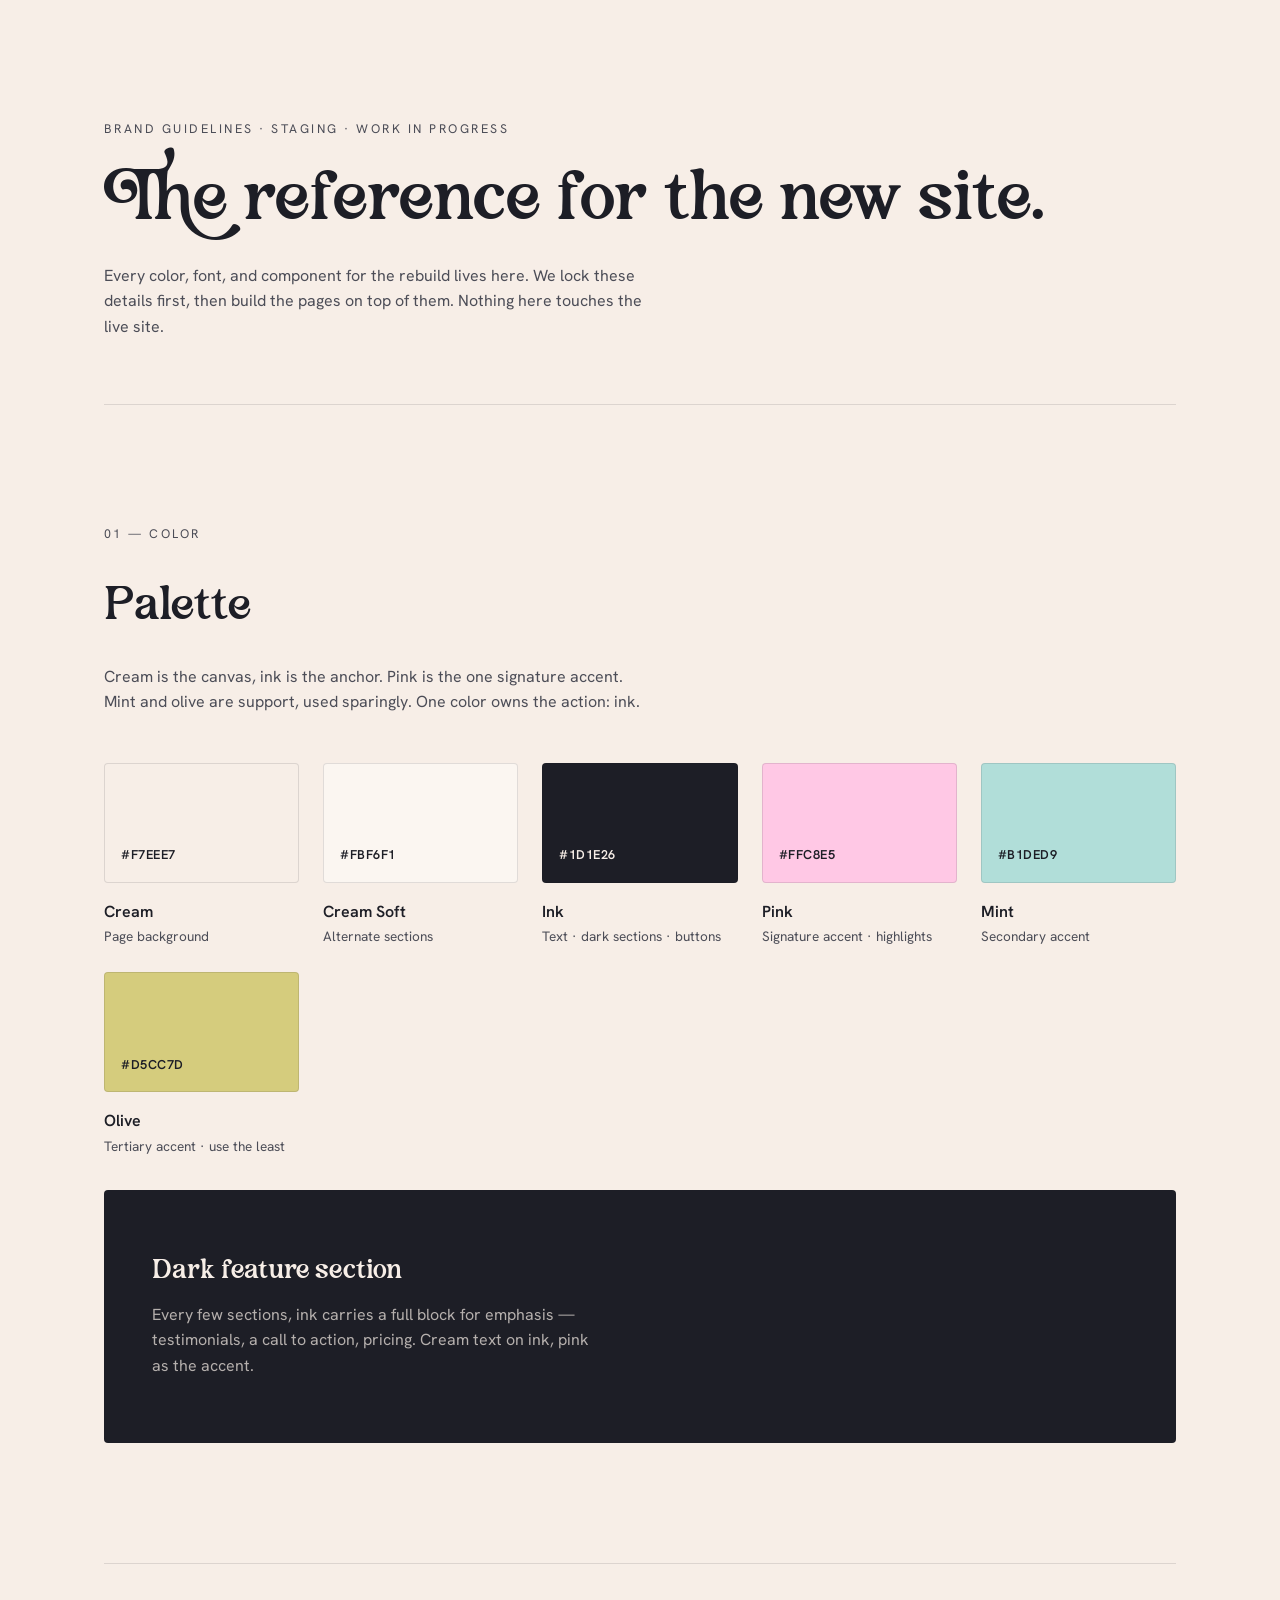
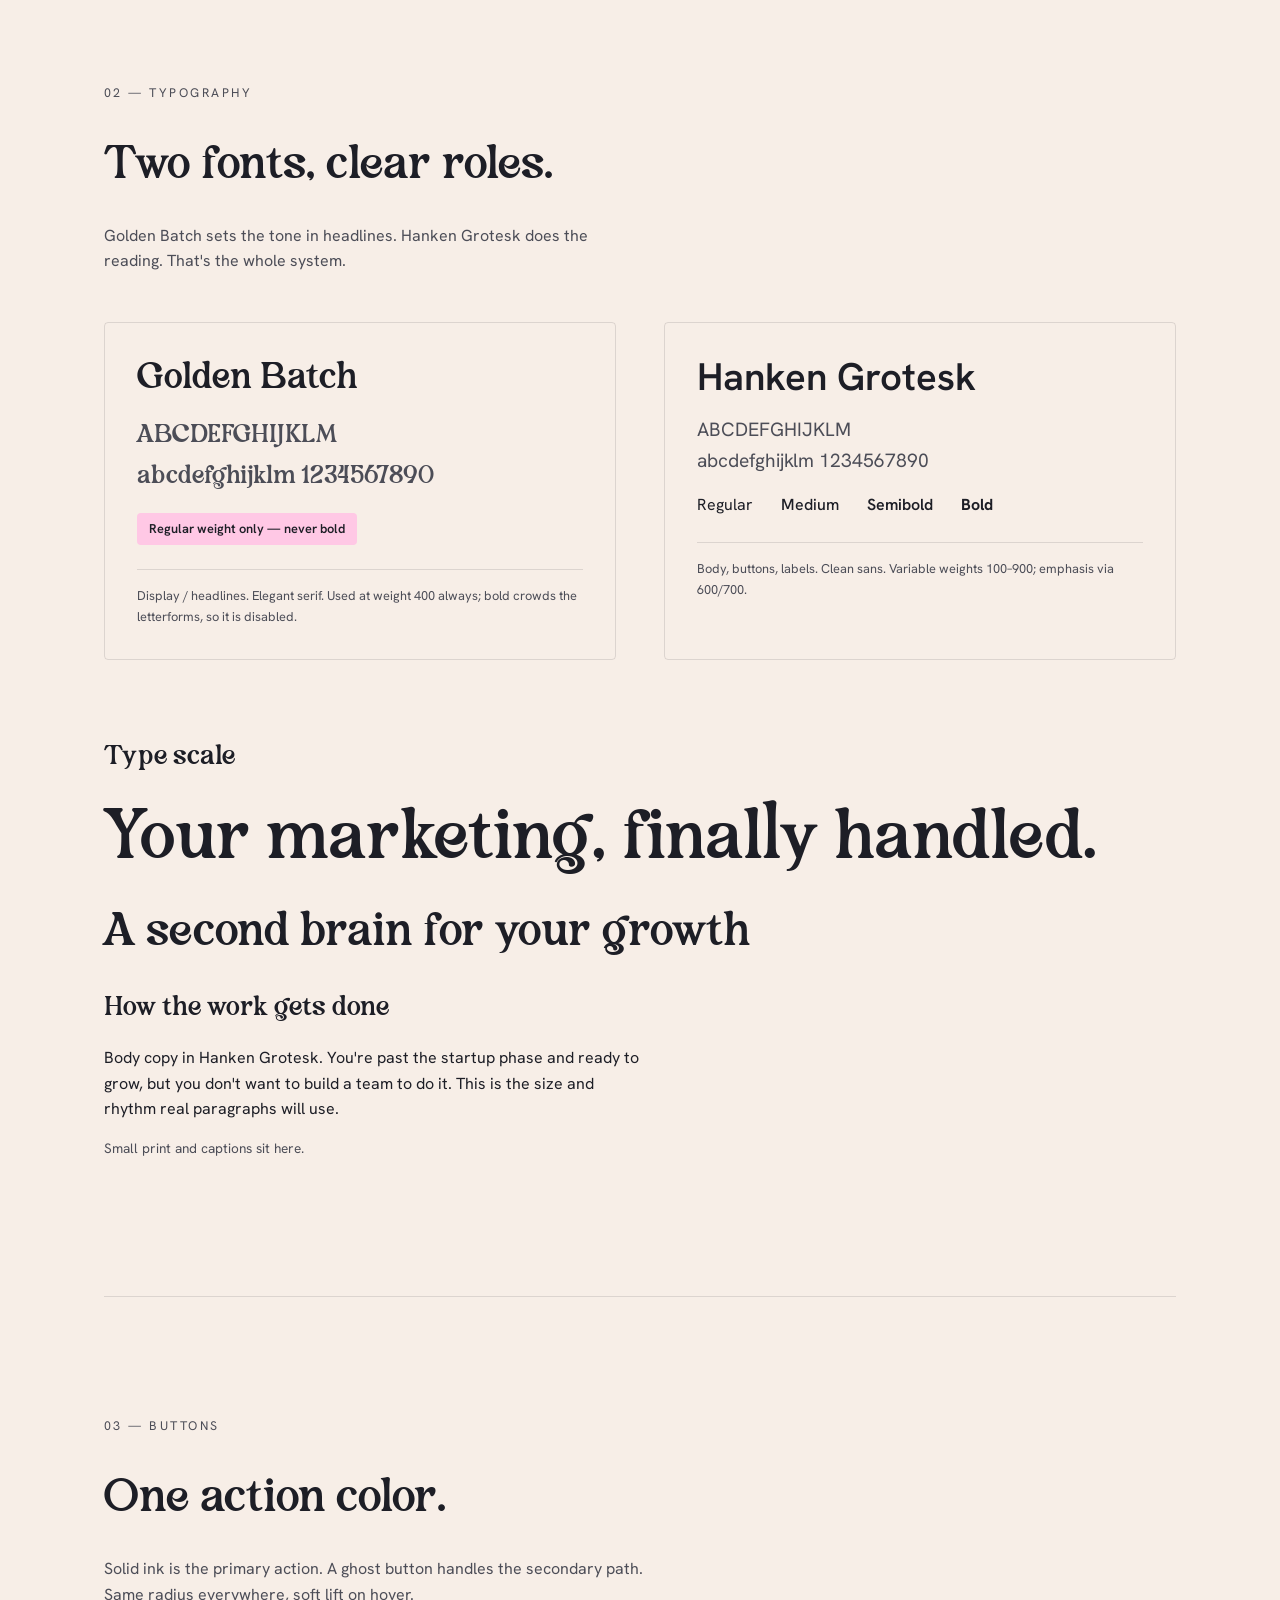
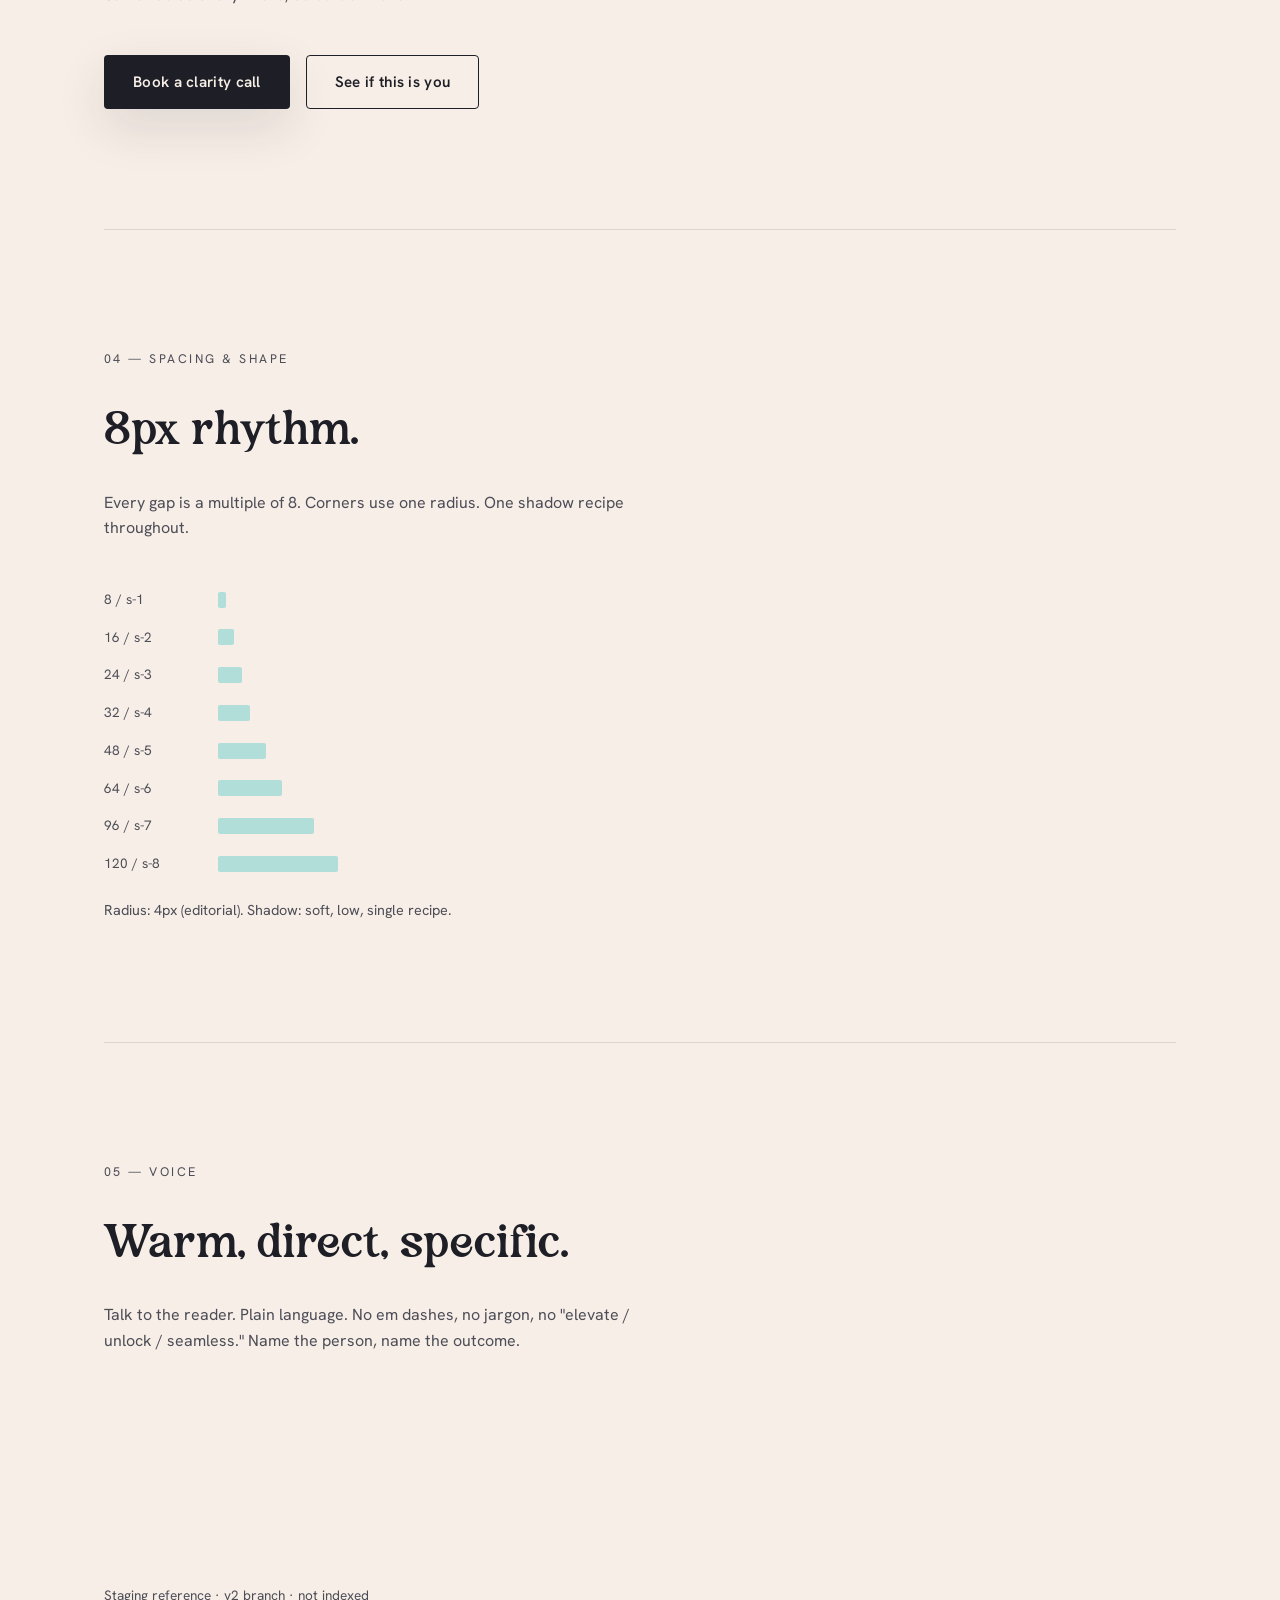
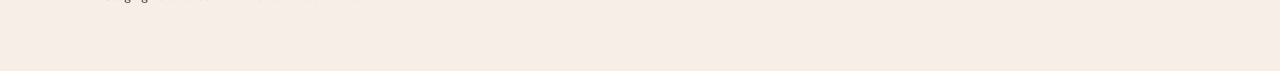
<file: index.html>
<!DOCTYPE html>
<html lang="en">
<head>
  <meta charset="UTF-8">
  <meta name="viewport" content="width=device-width, initial-scale=1.0">
  <title>Brand Guidelines — Priscilla Zaehringer (staging)</title>
  <meta name="robots" content="noindex">
  <link rel="stylesheet" href="/assets/css/tokens.css">
  <style>
    *, *::before, *::after { margin: 0; padding: 0; box-sizing: border-box; }
    /* Golden Batch is regular-only: never let the browser fake a bold/italic */
    html { font-synthesis: none; }
    body { background: var(--bg); color: var(--text); font-family: var(--font-body); line-height: var(--lh-body); -webkit-font-smoothing: antialiased; }

    .wrap { max-width: var(--container); margin: 0 auto; padding: 0 var(--s-3); }
    h1, h2, h3 { font-family: var(--font-display); font-weight: 400; line-height: var(--lh-tight); }

    /* page header */
    .masthead { padding: var(--s-8) 0 var(--s-6); border-bottom: 1px solid var(--line); }
    .masthead .eyebrow { font-size: 0.78rem; letter-spacing: 0.2em; text-transform: uppercase; color: var(--text-muted); }
    .masthead h1 { font-size: var(--h1); margin: var(--s-2) 0 var(--s-3); }
    .masthead p { font-size: var(--body); color: var(--text-muted); max-width: 60ch; }

    /* section scaffolding */
    section { padding: var(--section-y) 0; border-bottom: 1px solid var(--line); }
    .sec-label { font-size: 0.78rem; letter-spacing: 0.2em; text-transform: uppercase; color: var(--text-muted); margin-bottom: var(--s-4); }
    h2 { font-size: var(--h2); margin-bottom: var(--s-4); }
    h3 { font-size: var(--h3); margin-bottom: var(--s-2); }
    .lead { font-size: var(--body); color: var(--text-muted); max-width: 60ch; margin-bottom: var(--s-5); }

    /* color swatches */
    .swatches { display: grid; grid-template-columns: repeat(auto-fill, minmax(180px, 1fr)); gap: var(--s-3); }
    .sw__chip { height: 120px; border-radius: var(--radius); border: 1px solid var(--line); display: flex; align-items: flex-end; padding: var(--s-2); }
    .sw__hex { font-size: 0.8rem; font-weight: 600; letter-spacing: 0.04em; }
    .sw__name { font-weight: 600; margin-top: var(--s-2); }
    .sw__use { font-size: 0.85rem; color: var(--text-muted); margin-top: 2px; }

    /* type specimens */
    .specimen { border: 1px solid var(--line); border-radius: var(--radius); padding: var(--s-4); margin-bottom: var(--s-4); }
    .specimen__meta { font-size: 0.8rem; color: var(--text-muted); margin-top: var(--s-3); padding-top: var(--s-2); border-top: 1px solid var(--line); }
    .scale > * { margin-bottom: var(--s-2); }
    .alphabet { font-family: var(--font-display); font-size: 1.6rem; color: var(--text-muted); }
    .rule-note { display: inline-block; background: var(--c-pink); color: var(--ink); font-family: var(--font-body); font-weight: 600; font-size: 0.8rem; padding: 6px 12px; border-radius: var(--radius); margin-top: var(--s-2); }
    .weights span { margin-right: var(--s-3); }

    /* buttons */
    .btn { display: inline-flex; align-items: center; gap: 8px; font-family: var(--font-body); font-weight: 600; font-size: 0.95rem; letter-spacing: 0.02em; padding: 14px 28px; border-radius: var(--radius); border: 1.5px solid transparent; cursor: pointer; text-decoration: none; transition: transform 0.2s ease, background 0.2s ease; }
    .btn--primary { background: var(--action); color: var(--action-text); box-shadow: var(--shadow); }
    .btn--primary:hover { transform: translateY(-2px); }
    .btn--ghost { background: transparent; border-color: var(--ink); color: var(--ink); }
    .btn--ghost:hover { background: var(--ink); color: var(--action-text); }
    .btn-row { display: flex; gap: var(--s-2); flex-wrap: wrap; align-items: center; }

    /* spacing scale */
    .space-row { display: flex; align-items: center; gap: var(--s-3); margin-bottom: var(--s-2); }
    .space-bar { height: 16px; background: var(--c-mint, var(--c-blue)); border-radius: 2px; }
    .space-label { font-size: 0.85rem; color: var(--text-muted); width: 90px; }

    /* dark feature demo */
    .feature { background: var(--bg-feature); color: var(--text-on-dark); border-radius: var(--radius); padding: var(--s-6) var(--s-5); margin-top: var(--s-4); }
    .feature h3 { color: var(--text-on-dark); }
    .feature p { color: rgba(247,238,231,0.7); max-width: 50ch; margin-top: var(--s-2); }

    .grid-2 { display: grid; grid-template-columns: 1fr 1fr; gap: var(--s-5); }
    @media (max-width: 720px){ .grid-2 { grid-template-columns: 1fr; } }

    footer { padding: var(--s-6) 0; color: var(--text-muted); font-size: 0.85rem; }
  </style>
</head>
<body>
  <div class="wrap">

    <header class="masthead">
      <div class="eyebrow">Brand Guidelines · Staging · Work in progress</div>
      <h1>The reference for the new site.</h1>
      <p>Every color, font, and component for the rebuild lives here. We lock these details first, then build the pages on top of them. Nothing here touches the live site.</p>
    </header>

    <!-- COLORS -->
    <section>
      <div class="sec-label">01 — Color</div>
      <h2>Palette</h2>
      <p class="lead">Cream is the canvas, ink is the anchor. Pink is the one signature accent. Mint and olive are support, used sparingly. One color owns the action: ink.</p>
      <div class="swatches">
        <div class="sw">
          <div class="sw__chip" style="background:var(--c-cream)"><span class="sw__hex">#F7EEE7</span></div>
          <div class="sw__name">Cream</div><div class="sw__use">Page background</div>
        </div>
        <div class="sw">
          <div class="sw__chip" style="background:var(--c-cream-soft)"><span class="sw__hex">#FBF6F1</span></div>
          <div class="sw__name">Cream Soft</div><div class="sw__use">Alternate sections</div>
        </div>
        <div class="sw">
          <div class="sw__chip" style="background:var(--c-ink); color:var(--c-cream)"><span class="sw__hex">#1D1E26</span></div>
          <div class="sw__name">Ink</div><div class="sw__use">Text · dark sections · buttons</div>
        </div>
        <div class="sw">
          <div class="sw__chip" style="background:var(--c-pink)"><span class="sw__hex">#FFC8E5</span></div>
          <div class="sw__name">Pink</div><div class="sw__use">Signature accent · highlights</div>
        </div>
        <div class="sw">
          <div class="sw__chip" style="background:var(--c-blue)"><span class="sw__hex">#B1DED9</span></div>
          <div class="sw__name">Mint</div><div class="sw__use">Secondary accent</div>
        </div>
        <div class="sw">
          <div class="sw__chip" style="background:var(--c-olive)"><span class="sw__hex">#D5CC7D</span></div>
          <div class="sw__name">Olive</div><div class="sw__use">Tertiary accent · use the least</div>
        </div>
      </div>

      <div class="feature">
        <h3>Dark feature section</h3>
        <p>Every few sections, ink carries a full block for emphasis — testimonials, a call to action, pricing. Cream text on ink, pink as the accent.</p>
      </div>
    </section>

    <!-- TYPOGRAPHY -->
    <section>
      <div class="sec-label">02 — Typography</div>
      <h2>Two fonts, clear roles.</h2>
      <p class="lead">Golden Batch sets the tone in headlines. Hanken Grotesk does the reading. That's the whole system.</p>

      <div class="grid-2">
        <div class="specimen">
          <h3 style="font-size:2.4rem">Golden Batch</h3>
          <div class="alphabet">ABCDEFGHIJKLM<br>abcdefghijklm 1234567890</div>
          <span class="rule-note">Regular weight only — never bold</span>
          <div class="specimen__meta">Display / headlines. Elegant serif. Used at weight 400 always; bold crowds the letterforms, so it is disabled.</div>
        </div>
        <div class="specimen">
          <h3 style="font-family:var(--font-body); font-weight:600; font-size:2.4rem">Hanken Grotesk</h3>
          <div style="font-family:var(--font-body); font-size:1.2rem; color:var(--text-muted)">ABCDEFGHIJKLM<br>abcdefghijklm 1234567890</div>
          <div class="weights" style="margin-top:var(--s-2)">
            <span style="font-weight:400">Regular</span>
            <span style="font-weight:500">Medium</span>
            <span style="font-weight:600">Semibold</span>
            <span style="font-weight:700">Bold</span>
          </div>
          <div class="specimen__meta">Body, buttons, labels. Clean sans. Variable weights 100–900; emphasis via 600/700.</div>
        </div>
      </div>

      <h3 style="margin-top:var(--s-5)">Type scale</h3>
      <div class="scale" style="margin-top:var(--s-3)">
        <div style="font-family:var(--font-display); font-size:var(--h1); line-height:1.1">Your marketing, finally handled.</div>
        <div style="font-family:var(--font-display); font-size:var(--h2)">A second brain for your growth</div>
        <div style="font-family:var(--font-display); font-size:var(--h3)">How the work gets done</div>
        <p style="font-size:var(--body); color:var(--text); max-width:60ch; margin-top:var(--s-2)">Body copy in Hanken Grotesk. You're past the startup phase and ready to grow, but you don't want to build a team to do it. This is the size and rhythm real paragraphs will use.</p>
        <p style="font-size:0.85rem; color:var(--text-muted)">Small print and captions sit here.</p>
      </div>
    </section>

    <!-- BUTTONS -->
    <section>
      <div class="sec-label">03 — Buttons</div>
      <h2>One action color.</h2>
      <p class="lead">Solid ink is the primary action. A ghost button handles the secondary path. Same radius everywhere, soft lift on hover.</p>
      <div class="btn-row">
        <a href="#" class="btn btn--primary">Book a clarity call</a>
        <a href="#" class="btn btn--ghost">See if this is you</a>
      </div>
    </section>

    <!-- SPACING + SHAPE -->
    <section>
      <div class="sec-label">04 — Spacing &amp; shape</div>
      <h2>8px rhythm.</h2>
      <p class="lead">Every gap is a multiple of 8. Corners use one radius. One shadow recipe throughout.</p>
      <div class="space-row"><span class="space-label">8 / s-1</span><div class="space-bar" style="width:8px"></div></div>
      <div class="space-row"><span class="space-label">16 / s-2</span><div class="space-bar" style="width:16px"></div></div>
      <div class="space-row"><span class="space-label">24 / s-3</span><div class="space-bar" style="width:24px"></div></div>
      <div class="space-row"><span class="space-label">32 / s-4</span><div class="space-bar" style="width:32px"></div></div>
      <div class="space-row"><span class="space-label">48 / s-5</span><div class="space-bar" style="width:48px"></div></div>
      <div class="space-row"><span class="space-label">64 / s-6</span><div class="space-bar" style="width:64px"></div></div>
      <div class="space-row"><span class="space-label">96 / s-7</span><div class="space-bar" style="width:96px"></div></div>
      <div class="space-row"><span class="space-label">120 / s-8</span><div class="space-bar" style="width:120px"></div></div>
      <p style="margin-top:var(--s-3); font-size:0.9rem; color:var(--text-muted)">Radius: 4px (editorial). Shadow: soft, low, single recipe.</p>
    </section>

    <!-- VOICE -->
    <section style="border-bottom:none">
      <div class="sec-label">05 — Voice</div>
      <h2>Warm, direct, specific.</h2>
      <p class="lead">Talk to the reader. Plain language. No em dashes, no jargon, no "elevate / unlock / seamless." Name the person, name the outcome.</p>
    </section>

    <footer>Staging reference · v2 branch · not indexed</footer>

  </div>
</body>
</html>
</file>
<file: assets/css/tokens.css>
/* ==================================================================
   DESIGN TOKENS — new site (v2)
   The single source of truth for color, type, spacing, and shape.
   Change the brand here and it propagates everywhere.

   Palette Option 2 — exact brand hex codes.
   ================================================================== */

/* ---- Self-hosted fonts ------------------------------------------ */
/* Golden Batch — elegant serif for headlines. REGULAR (400) ONLY.
   Never bold: it crowds. font-synthesis is disabled below to stop
   browsers faking a bold weight. */
@font-face {
  font-family: 'Golden Batch';
  src: url('/assets/fonts/golden-batch.woff2') format('woff2'),
       url('/assets/fonts/golden-batch.woff') format('woff');
  font-weight: 400;
  font-style: normal;
  font-display: swap;
}

/* Hanken Grotesk — body. Variable font, weights 100–900. */
@font-face {
  font-family: 'Hanken Grotesk';
  src: url('/assets/fonts/hanken-grotesk-var.woff2') format('woff2');
  font-weight: 100 900;
  font-style: normal;
  font-display: swap;
}

:root {
  /* ---- Color: Palette Option 2 ---------------------------------- */
  /* neutrals (base + anchors) */
  --c-cream:      #F7EEE7;  /* warm off-white — page background */
  --c-cream-soft: #FBF6F1;  /* lighter neutral — alt sections */
  --c-ink:        #1D1E26;  /* near-black — text, dark sections, primary buttons */
  --c-ink-soft:   #4C4D57;  /* muted body text */

  /* accents (pastels — used sparingly) */
  --c-pink:       #FFC8E5;  /* signature accent / soft section bg / highlight */
  --c-blue:       #B1DED9;  /* secondary accent (mint) */
  --c-olive:      #D5CC7D;  /* tertiary accent — use the least */

  /* ---- Semantic roles (reference these in components) ----------- */
  --bg:            var(--c-cream);
  --bg-alt:        var(--c-cream-soft);
  --bg-feature:    var(--c-ink);     /* dark feature sections */
  --text:          var(--c-ink);
  --text-muted:    var(--c-ink-soft);
  --text-on-dark:  var(--c-cream);
  --action:        var(--c-ink);     /* ONE primary action color (editorial) */
  --action-text:   var(--c-cream);
  --accent:        var(--c-pink);    /* the signature highlight */
  --line:          rgba(29,30,38,0.12);

  /* ---- Type ----------------------------------------------------- */
  /* Custom fonts get wired in here once provided + self-hosted. */
  --font-display: 'Golden Batch', Georgia, serif;          /* elegant serif — headlines, weight 400 only */
  --font-body:    'Hanken Grotesk', system-ui, sans-serif; /* clean sans — body, buttons, labels */
  --font-script:  cursive;                                  /* PLACEHOLDER — optional accent, not chosen */

  --h1: clamp(2.6rem, 6vw, 4.5rem);
  --h2: clamp(2rem, 4vw, 3rem);
  --h3: clamp(1.4rem, 2.5vw, 1.75rem);
  --body: clamp(1rem, 1.2vw, 1.125rem);
  --lh-tight: 1.15;
  --lh-body: 1.6;

  /* ---- Spacing (8px baseline grid) ------------------------------ */
  --s-1: 8px;   --s-2: 16px;  --s-3: 24px;  --s-4: 32px;
  --s-5: 48px;  --s-6: 64px;  --s-7: 96px;  --s-8: 120px;
  --section-y: clamp(var(--s-6), 10vw, var(--s-8));
  --container: 1120px;

  /* ---- Shape & depth (pick one, use everywhere) ----------------- */
  --radius: 4px;                 /* editorial = small/sharp */
  --shadow: 0 18px 50px rgba(29,30,38,0.12);
}
</file>
